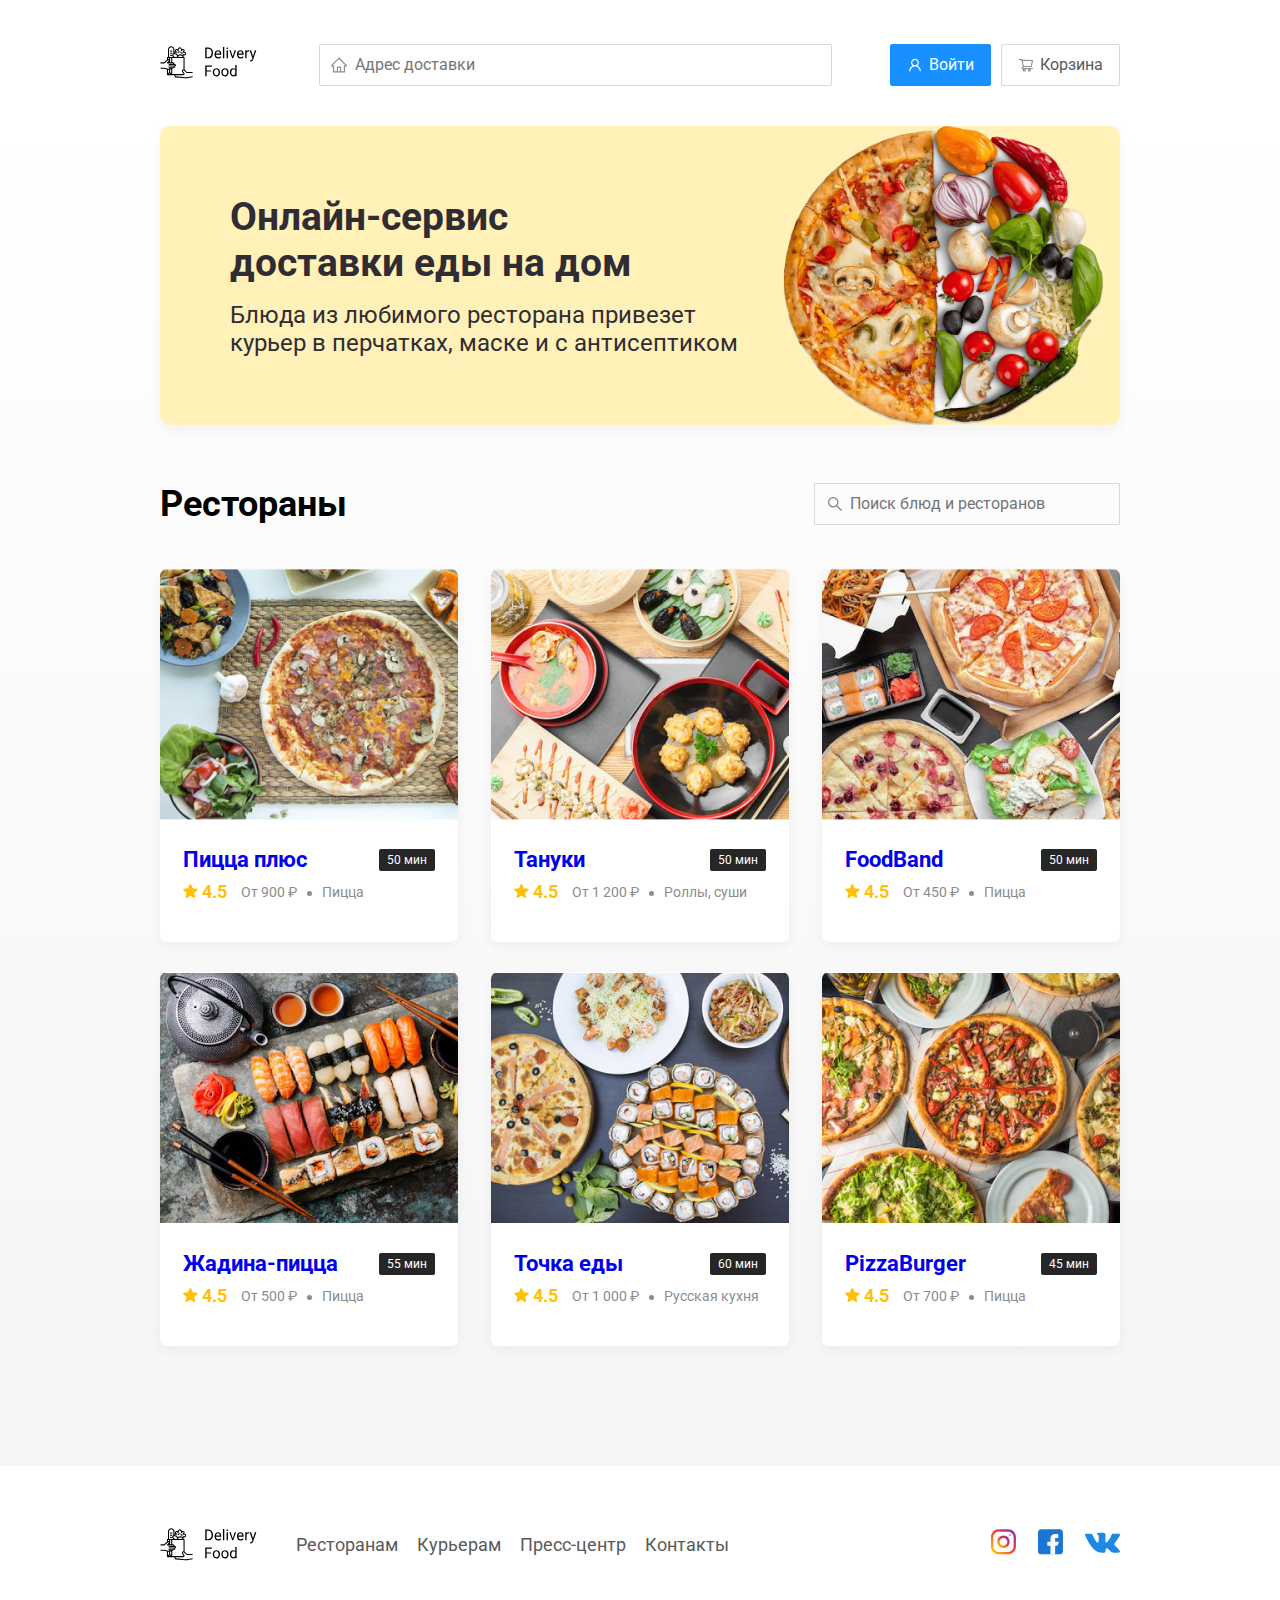
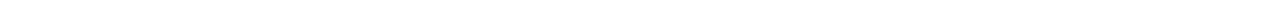
<file: index.html>
<!DOCTYPE html>
<html lang="ru">

  <head>
    <meta charset="UTF-8">
    <meta name="viewport" content="width=device-width, initial-scale=1.0">
    <title>Delivey Food - доставка еды на дом</title>
    <link href="https://fonts.googleapis.com/css?family=Roboto:400,700&display=swap" rel="stylesheet">
    <link rel="stylesheet" href="css/normalize.css">
    <link rel="stylesheet" href="css/style.css">
  </head>

  <body>
    <div class="container">
      <header class="header">
        <a href="index.html" class="logo">
          <img src="img/logo.svg" alt="Logo">
        </a>

        <input type="text" class="input input-address" placeholder="Адрес доставки">
        <div class="buttons">
          <button class="button button-primary button-primary__central">
            <img src="img/user.svg" alt="user" class="button-icon">
            <span class="button-text">Войти</span>
          </button>
          <button class="button">
            <img src="img/shop-cart.svg" alt="shop-cart" class="button-icon">
            <span class="button-text">Корзина</span>
          </button>
        </div>
      </header>
    </div>
    <!-- /.container -->

    <main class="main">
      <div class="container">
        <section class="promo">
          <h1 class="promo-title">Онлайн-сервис <br>доставки еды на дом</h1>
          <p class="promo-text">Блюда из любимого ресторана привезет курьер в перчатках, маске и с антисептиком</p>
        </section>

        <section class="restaurants">
          <div class="section-heading">
            <h1 class="section-title">Рестораны</h1>
            <input type="text" class="input input-search" placeholder="Поиск блюд и ресторанов">
          </div>
          <div class="cards">
            <a href="tanuki.html" class="card">
              <img src="img/image-1.jpg" alt="image" class="card-image">
              <div class="card-text">
                <div class="card-heading">
                  <h3 class="card-title">Пицца плюс</h3>
                  <span class="card-tag tag">50 мин</span>
                </div>
                <!-- /.card-heading -->
                <div class="card-info">
                  <div class="card-rating">
                    <img src="img/rating.svg" alt="rating" class="rating-star">
                    4.5
                  </div>
                  <div class="card-price">От 900 ₽</div>
                  <div class="card-category">Пицца</div>
                </div>
                <!-- /.card-info -->
              </div>
            </a>
            <!-- /.card -->

            <a href="tanuki.html" class="card">
              <img src="img/image-2.jpg" alt="image" class="card-image">
              <div class="card-text">
                <div class="card-heading">
                  <h3 class="card-title">Тануки</h3>
                  <span class="card-tag tag">50 мин</span>
                </div>
                <!-- /.card-heading -->
                <div class="card-info">
                  <div class="card-rating">
                    <img src="img/rating.svg" alt="rating" class="rating-star">
                    4.5
                  </div>
                  <div class="card-price">От 1 200 ₽</div>
                  <div class="card-category">Роллы, суши</div>
                </div>
                <!-- /.card-info -->
              </div>
            </a>
            <!-- /.card -->

            <a href="#" class="card">
              <img src="img/image-3.jpg" alt="image" class="card-image">
              <div class="card-text">
                <div class="card-heading">
                  <h3 class="card-title">FoodBand</h3>
                  <span class="card-tag tag">50 мин</span>
                </div>
                <!-- /.card-heading -->
                <div class="card-info">
                  <div class="card-rating">
                    <img src="img/rating.svg" alt="rating" class="rating-star">
                    4.5
                  </div>
                  <div class="card-price">От 450 ₽</div>
                  <div class="card-category">Пицца</div>
                </div>
                <!-- /.card-info -->
              </div>
            </a>
            <!-- /.card -->

            <a href="#" class="card">
              <img src="img/image-4.jpg" alt="image" class="card-image">
              <div class="card-text">
                <div class="card-heading">
                  <h3 class="card-title">Жадина-пицца</h3>
                  <span class="card-tag tag">55 мин</span>
                </div>
                <!-- /.card-heading -->
                <div class="card-info">
                  <div class="card-rating">
                    <img src="img/rating.svg" alt="rating" class="rating-star">
                    4.5
                  </div>
                  <div class="card-price">От 500 ₽</div>
                  <div class="card-category">Пицца</div>
                </div>
                <!-- /.card-info -->
              </div>
            </a>
            <!-- /.card -->

            <a href="#" class="card">
              <img src="img/image-5.jpg" alt="image" class="card-image">
              <div class="card-text">
                <div class="card-heading">
                  <h3 class="card-title">Точка еды</h3>
                  <span class="card-tag tag">60 мин</span>
                </div>
                <!-- /.card-heading -->
                <div class="card-info">
                  <div class="card-rating">
                    <img src="img/rating.svg" alt="rating" class="rating-star">
                    4.5
                  </div>
                  <div class="card-price">От 1 000 ₽</div>
                  <div class="card-category">Русская кухня</div>
                </div>
                <!-- /.card-info -->
              </div>
            </a>
            <!-- /.card -->

            <a href="#" class="card">
              <img src="img/image-6.jpg" alt="image" class="card-image">
              <div class="card-text">
                <div class="card-heading">
                  <h3 class="card-title">PizzaBurger</h3>
                  <span class="card-tag tag">45 мин</span>
                </div>
                <!-- /.card-heading -->
                <div class="card-info">
                  <div class="card-rating">
                    <img src="img/rating.svg" alt="rating" class="rating-star">
                    4.5
                  </div>
                  <div class="card-price">От 700 ₽</div>
                  <div class="card-category">Пицца</div>
                </div>
                <!-- /.card-info -->
              </div>
            </a>
            <!-- /.card -->

          </div>
          <!-- /.cards -->
        </section>
      </div>
      <!-- /.container -->
    </main>

    <footer class="footer">
      <div class="container">
        <div class="footer-block">
          <img src="img/logo.svg" alt="logo" class="logo footer-logo">
          <div class="footer-nav">
            <a href="#" class="footer-link">Ресторанам</a>
            <a href="#" class="footer-link">Курьерам</a>
            <a href="#" class="footer-link">Пресс-центр</a>
            <a href="#" class="footer-link">Контакты</a>
          </div>
          <div class="social-links">
            <a href="#" class="social-link"><img src="img/instagram.svg" alt="instagram"></a>
            <a href="#" class="social-link"><img src="img/facebook.svg" alt="facebook"></a>
            <a href="#" class="social-link"><img src="img/vk.svg" alt="vk"></a>
          </div>
        </div>
      </div>
    </footer>

  </body>

</html>
</file>
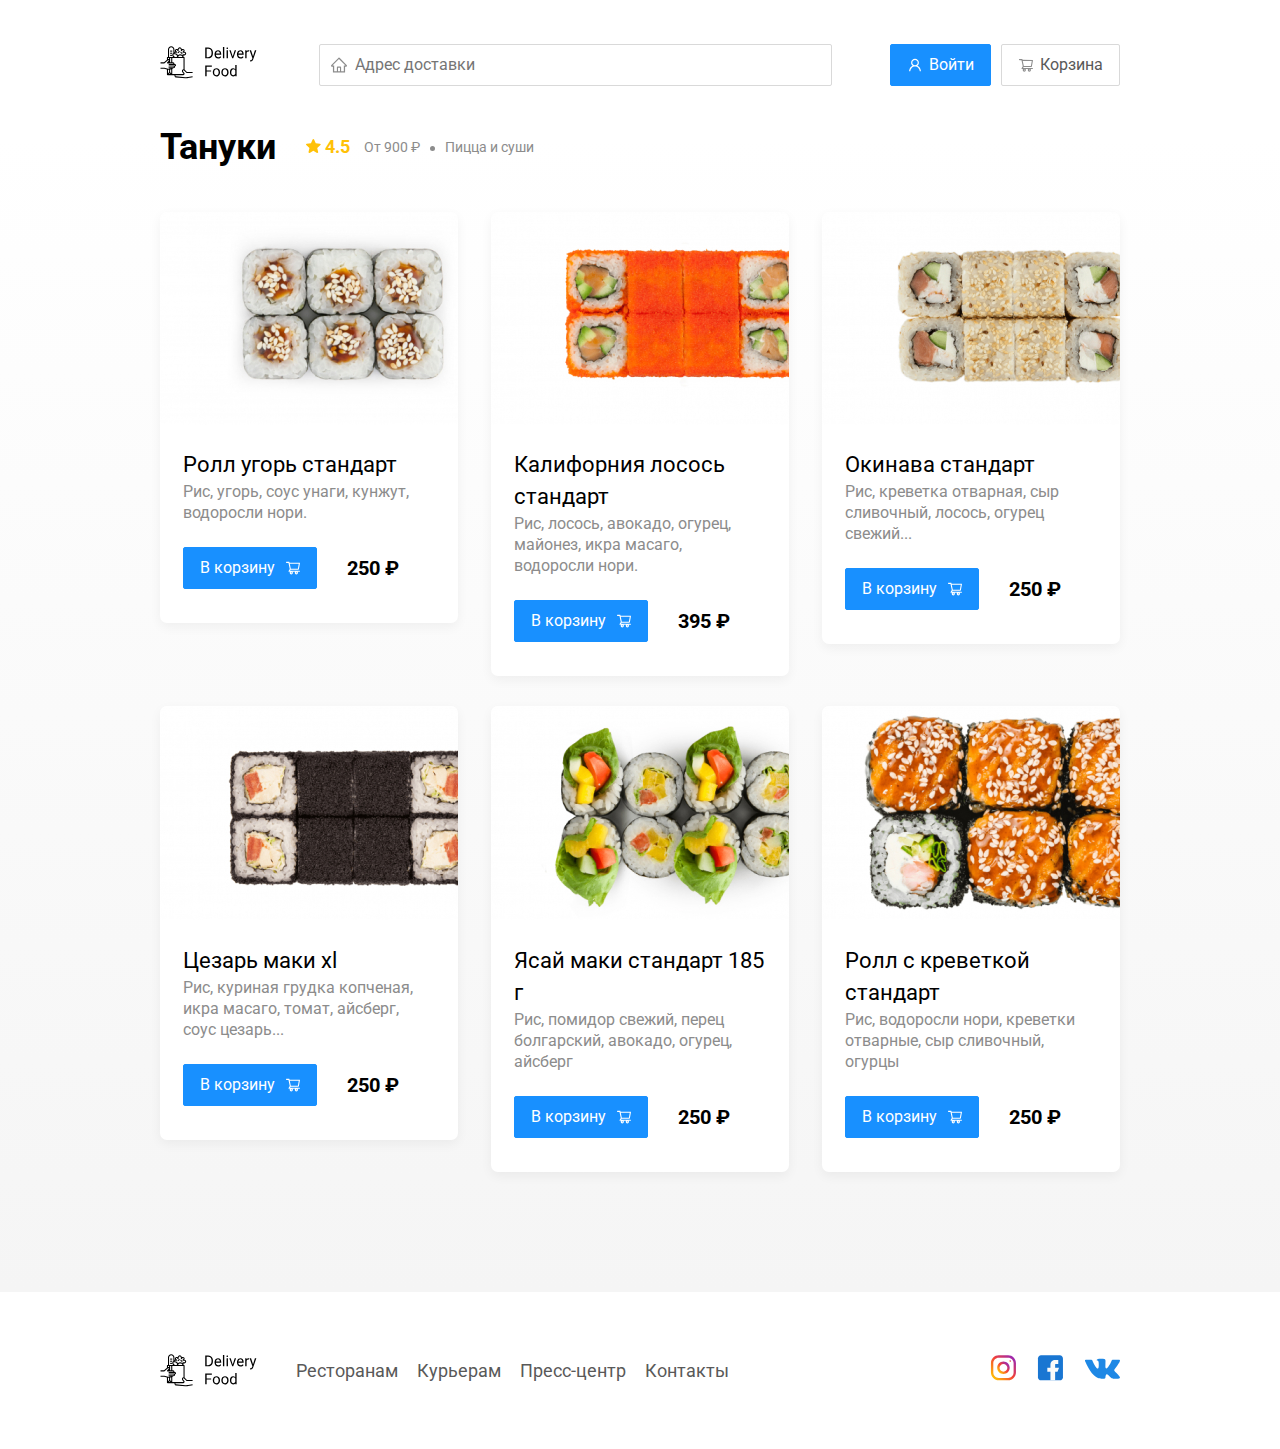
<file: tanuki.html>
<!DOCTYPE html>
<html lang="ru">

  <head>
    <meta charset="UTF-8">
    <meta name="viewport" content="width=device-width, initial-scale=1.0">
    <title>Тануки - доставка еды на дом</title>
    <link href="https://fonts.googleapis.com/css?family=Roboto:400,700&display=swap" rel="stylesheet">
    <link rel="stylesheet" href="css/normalize.css">
    <link rel="stylesheet" href="css/animate.css">
    <link rel="stylesheet" href="css/style.css">
  </head>

  <body>
    <div class="container">
      <header class="header">
        <a href="index.html" class="logo">
          <img src="img/logo.svg" alt="Logo">
        </a>
        <input type="text" class="input input-address" placeholder="Адрес доставки">
        <div class="buttons">
          <button class="button button-primary button-primary__central">
            <img src="img/user.svg" alt="user" class="button-icon">
            <span class="button-text">Войти</span>
          </button>
          <button class="button" id="card-button">
            <img src="img/shop-cart.svg" alt="shop-cart" class="button-icon">
            <span class="button-text">Корзина</span>
          </button>
        </div>
      </header>
    </div>
    <!-- /.container -->

    <main class="main">
      <div class="container">
        <!-- <section class="promo">
          <h1 class="promo-title">Онлайн-сервис <br>доставки еды на дом</h1>
          <p class="promo-text">Блюда из любимого ресторана привезет курьер в перчатках, маске и с антисептиком</p>
        </section> -->

        <section class="restaurants">
          <div class="section-heading">
            <h1 class="section-title">Тануки</h1>
            <div class="card-info card-info-rest">
              <div class="card-rating">
                <img src="img/rating.svg" alt="rating" class="rating-star">
                4.5
              </div>
              <div class="card-price">От 900 ₽</div>
              <div class="card-category">Пицца и суши</div>
            </div>
            <!-- /.card-info -->
          </div>
          <div class="cards">
            <div class="card WOW fadeInUp" data-wow-delay="0.2s">
              <img src="img/tanuki-image-1.jpg" alt="image" class="card-image">
              <div class="card-text">
                <div class="card-heading">
                  <h3 class="card-title card-title-reg">Ролл угорь стандарт</h3>
                </div>
                <!-- /.card-heading -->
                <div class="card-info">
                  <div class="ingredients">Рис, угорь, соус унаги, кунжут, водоросли нори.</div>
                </div>
                <!-- /.card-info -->
                <div class="card-buttons">
                  <button class="button button-primary">
                    <span class="button-card-text">В корзину</span>
                    <img src="img/shop-cart-white.svg" alt="shop-card" class="button-card-image">
                  </button>
                  <strong class="card-price-bold">250 ₽</strong>
                </div>
                <!-- /.card-buttons -->
              </div>
            </div>
            <!-- /.card -->

            <div class="card WOW fadeInUp" data-wow-delay="0.3s">
              <img src="img/tanuki-image-2.jpg" alt="image" class="card-image">
              <div class="card-text">
                <div class="card-heading">
                  <h3 class="card-title card-title-reg">Калифорния лосось стандарт</h3>
                </div>
                <!-- /.card-heading -->
                <div class="card-info">
                  <div class="ingredients">Рис, лосось, авокадо, огурец, майонез, икра масаго, водоросли нори.</div>
                </div>
                <!-- /.card-info -->
                <div class="card-buttons">
                  <button class="button button-primary">
                    <span class="button-card-text">В корзину</span>
                    <img src="img/shop-cart-white.svg" alt="shop-card" class="button-card-image">
                  </button>
                  <strong class="card-price-bold">395 ₽</strong>
                </div>
                <!-- /.card-buttons -->
              </div>
            </div>
            <!-- /.card -->

            <div class="card WOW fadeInUp" data-wow-delay="0.4s">
              <img src="img/tanuki-image-3.jpg" alt="image" class="card-image">
              <div class="card-text">
                <div class="card-heading">
                  <h3 class="card-title card-title-reg">Окинава стандарт</h3>
                </div>
                <!-- /.card-heading -->
                <div class="card-info">
                  <div class="ingredients"> Рис, креветка отварная, сыр сливочный, лосось, огурец свежий...</div>
                </div>
                <!-- /.card-info -->
                <div class="card-buttons">
                  <button class="button button-primary">
                    <span class="button-card-text">В корзину</span>
                    <img src="img/shop-cart-white.svg" alt="shop-card" class="button-card-image">
                  </button>
                  <strong class="card-price-bold">250 ₽</strong>
                </div>
                <!-- /.card-buttons -->
              </div>
            </div>
            <!-- /.card -->

            <div class="card WOW fadeInUp" data-wow-delay="0.5s">
              <img src="img/tanuki-image-4.jpg" alt="image" class="card-image">
              <div class="card-text">
                <div class="card-heading">
                  <h3 class="card-title card-title-reg">Цезарь маки хl</h3>
                </div>
                <!-- /.card-heading -->
                <div class="card-info">
                  <div class="ingredients">Рис, куриная грудка копченая, икра масаго, томат, айсберг, соус цезарь...
                  </div>
                </div>
                <!-- /.card-info -->
                <div class="card-buttons">
                  <button class="button button-primary">
                    <span class="button-card-text">В корзину</span>
                    <img src="img/shop-cart-white.svg" alt="shop-card" class="button-card-image">
                  </button>
                  <strong class="card-price-bold">250 ₽</strong>
                </div>
                <!-- /.card-buttons -->
              </div>
            </div>
            <!-- /.card -->

            <div class="card WOW fadeInUp" data-wow-delay="0.6s">
              <img src="img/tanuki-image-5.jpg" alt="image" class="card-image">
              <div class="card-text">
                <div class="card-heading">
                  <h3 class="card-title card-title-reg">Ясай маки стандарт 185 г</h3>
                </div>
                <!-- /.card-heading -->
                <div class="card-info">
                  <div class="ingredients">Рис, помидор свежий, перец болгарский, авокадо, огурец, айсберг</div>
                </div>
                <!-- /.card-info -->
                <div class="card-buttons">
                  <button class="button button-primary">
                    <span class="button-card-text">В корзину</span>
                    <img src="img/shop-cart-white.svg" alt="shop-card" class="button-card-image">
                  </button>
                  <strong class="card-price-bold">250 ₽</strong>
                </div>
                <!-- /.card-buttons -->
              </div>
            </div>
            <!-- /.card -->

            <div class="card WOW fadeInUp" data-wow-delay="0.7s">
              <img src="img/tanuki-image-6.jpg" alt="image" class="card-image">
              <div class="card-text">
                <div class="card-heading">
                  <h3 class="card-title card-title-reg">Ролл с креветкой стандарт</h3>
                </div>
                <!-- /.card-heading -->
                <div class="card-info">
                  <div class="ingredients">Рис, водоросли нори, креветки отварные, сыр сливочный, огурцы</div>
                </div>
                <!-- /.card-info -->
                <div class="card-buttons">
                  <button class="button button-primary">
                    <span class="button-card-text">В корзину</span>
                    <img src="img/shop-cart-white.svg" alt="shop-card" class="button-card-image">
                  </button>
                  <strong class="card-price-bold">250 ₽</strong>
                </div>
                <!-- /.card-buttons -->
              </div>
            </div>
            <!-- /.card -->

          </div>
          <!-- /.cards -->
        </section>
      </div>
      <!-- /.container -->
    </main>

    <footer class="footer">
      <div class="container">
        <div class="footer-block">
          <img src="img/logo.svg" alt="logo" class="logo footer-logo">
          <div class="footer-nav">
            <a href="#" class="footer-link">Ресторанам</a>
            <a href="#" class="footer-link">Курьерам</a>
            <a href="#" class="footer-link">Пресс-центр</a>
            <a href="#" class="footer-link">Контакты</a>
          </div>
          <div class="social-links">
            <a href="#" class="social-link"><img src="img/instagram.svg" alt="instagram"></a>
            <a href="#" class="social-link"><img src="img/facebook.svg" alt="facebook"></a>
            <a href="#" class="social-link"><img src="img/vk.svg" alt="vk"></a>
          </div>
        </div>
      </div>
    </footer>

    <div class="modal">
      <div class="modal-dialog">
        <div class="modal-header">
          <h3 class="modal-title">Корзина</h3>
          <button class="close">&times</button>
        </div>
        <!-- /.modal-header -->
        <div class="modal-body">
          <div class="food-row">
            <span class="food-name">Ролл угорь стандарт</span>
            <strong class="food-price">250 ₽</strong>
            <div class="food-counter">
              <button class="counter-button">-</button>
              <span class="counter">1</span>
              <button class="counter-button">+</button>
            </div>
          </div>
          <!-- /.food-row -->
          <div class="food-row">
            <span class="food-name">Ролл угорь стандарт</span>
            <strong class="food-price">250 ₽</strong>
            <div class="food-counter">
              <button class="counter-button">-</button>
              <span class="counter">1</span>
              <button class="counter-button">+</button>
            </div>
          </div>
          <!-- /.food-row -->
          <div class="food-row">
            <span class="food-name">Ролл угорь стандарт</span>
            <strong class="food-price">250 ₽</strong>
            <div class="food-counter">
              <button class="counter-button">-</button>
              <span class="counter">1</span>
              <button class="counter-button">+</button>
            </div>
          </div>
          <!-- /.food-row -->
          <div class="food-row">
            <span class="food-name">Ролл угорь стандарт</span>
            <strong class="food-price">250 ₽</strong>
            <div class="food-counter">
              <button class="counter-button">-</button>
              <span class="counter">1</span>
              <button class="counter-button">+</button>
            </div>
          </div>
          <!-- /.food-row -->
          <div class="food-row">
            <span class="food-name">Ролл угорь стандарт</span>
            <strong class="food-price">250 ₽</strong>
            <div class="food-counter">
              <button class="counter-button">-</button>
              <span class="counter">1</span>
              <button class="counter-button">+</button>
            </div>
          </div>
          <!-- /.food-row -->
        </div>
        <!-- /.modal-body -->
        <div class="modal-footer">
          <span class="modal-pricetag">1250 ₽</span>
          <div class="footer-buttons">
            <button class="button button-primary">Оформить заказ</button>
            <button class="button">Отмена</button>
          </div>
        </div>
        <!-- /.modal-footer -->
      </div>
    </div>

    <script src="js/wow.min.js"></script>
    <script src="js/main.js"></script>
  </body>

</html>
</file>
<file: css/style.css>
@charset "UTF-8";
* {
  -webkit-box-sizing: border-box;
          box-sizing: border-box;
}

body {
  font-family: 'Roboto', sans-serif;
  padding-top: 44px;
}

.container {
  max-width: 1200px;
  margin: 0 auto;
}

.header {
  display: -webkit-box;
  display: -ms-flexbox;
  display: flex;
  -webkit-box-align: center;
      -ms-flex-align: center;
          align-items: center;
  -webkit-box-pack: justify;
      -ms-flex-pack: justify;
          justify-content: space-between;
  margin-bottom: 40px;
}

.input {
  background: #FFFFFF;
  border: 1px solid #D9D9D9;
  border-radius: 2px;
  font-size: 16px;
  line-height: 24px;
  padding: 8px;
  padding-left: 35px;
}

.input-address {
  -webkit-box-flex: 0.8;
      -ms-flex: 0.8;
          flex: 0.8;
  background: url(../img/home.svg) left 11px center no-repeat;
}

.input-search {
  width: 306px;
  background: url(../img/search.svg) left 11px center no-repeat;
}

.buttons {
  display: -webkit-box;
  display: -ms-flexbox;
  display: flex;
  -webkit-box-align: center;
      -ms-flex-align: center;
          align-items: center;
}

.button {
  display: -webkit-box;
  display: -ms-flexbox;
  display: flex;
  -webkit-box-align: center;
      -ms-flex-align: center;
          align-items: center;
  padding: 8px 16px;
  background: #FFFFFF;
  border: 1px solid #D9D9D9;
  -webkit-box-sizing: border-box;
          box-sizing: border-box;
  -webkit-box-shadow: 0px 0px 2px rgba(0, 0, 0, 0.0015);
          box-shadow: 0px 0px 2px rgba(0, 0, 0, 0.0015);
  border-radius: 2px;
  color: #595959;
  font-size: 16px;
  line-height: 24px;
  cursor: pointer;
}

.button-primary {
  background: #1890FF;
  border: 1px solid #1890FF;
  border-radius: 2px;
  color: #FFFFFF;
}

.button-primary__central {
  margin-right: 10px;
}

.button-card-text {
  margin-right: 10px;
}

.button-icon {
  margin-right: 6px;
  vertical-align: middle;
}

.main {
  background: -webkit-gradient(linear, left top, left bottom, color-stop(1.04%, rgba(245, 245, 245, 0)), to(#F5F5F5));
  background: linear-gradient(180deg, rgba(245, 245, 245, 0) 1.04%, #F5F5F5 100%);
}

.promo {
  -webkit-box-shadow: 0px 7px 12px rgba(158, 158, 163, 0.1);
          box-shadow: 0px 7px 12px rgba(158, 158, 163, 0.1);
  background: #FFF1B8 url(../img/promo-image2.png) top -10px right 15px/540px no-repeat;
  border-radius: 10px;
  padding: 68px 70px;
  margin-bottom: 58px;
}

.promo-title {
  font-style: normal;
  font-weight: bold;
  font-size: 39px;
  line-height: 46px;
  color: #302C34;
  margin: 0;
}

.promo-text {
  max-width: 538px;
  font-style: normal;
  font-weight: normal;
  font-size: 24px;
  line-height: 28px;
  color: #302C34;
  margin: 0;
  padding-top: 15px;
}

.restaurants {
  padding: 0 0 90px 0;
}

.section-heading {
  display: -webkit-box;
  display: -ms-flexbox;
  display: flex;
  -webkit-box-align: center;
      -ms-flex-align: center;
          align-items: center;
  -webkit-box-pack: justify;
      -ms-flex-pack: justify;
          justify-content: space-between;
  margin-bottom: 44px;
}

.section-title {
  font-style: normal;
  font-weight: bold;
  font-size: 36px;
  line-height: 42px;
  color: #000000;
  margin: 0;
}

.cards {
  display: -webkit-box;
  display: -ms-flexbox;
  display: flex;
  -webkit-box-align: start;
      -ms-flex-align: start;
          align-items: flex-start;
  -ms-flex-wrap: wrap;
      flex-wrap: wrap;
  -webkit-box-pack: justify;
      -ms-flex-pack: justify;
          justify-content: space-between;
}

.card {
  background: #FFFFFF;
  -webkit-box-shadow: 0px 4px 12px rgba(0, 0, 0, 0.05);
          box-shadow: 0px 4px 12px rgba(0, 0, 0, 0.05);
  border-radius: 7px;
  overflow: hidden;
  margin-bottom: 30px;
  -ms-flex-preferred-size: 31%;
      flex-basis: 31%;
  text-decoration: none;
}

.card-item {
  width: 384px;
  height: 250px;
  -o-object-fit: cover;
     object-fit: cover;
}

.card-text {
  padding: 20px 23px 34px 23px;
}

.card-heading {
  display: -webkit-box;
  display: -ms-flexbox;
  display: flex;
  -webkit-box-align: center;
      -ms-flex-align: center;
          align-items: center;
  -webkit-box-pack: justify;
      -ms-flex-pack: justify;
          justify-content: space-between;
}

.card-title {
  font-style: normal;
  font-weight: bold;
  font-size: 22px;
  line-height: 32px;
  margin: 0;
}

.card-title-reg {
  font-weight: 400;
}

.card-tag {
  font-style: normal;
  font-weight: normal;
  font-size: 12px;
  line-height: 20px;
  color: #ffffff;
  padding: 1px 8px;
  background: #262626;
  border-radius: 2px;
}

.card-info {
  display: -webkit-box;
  display: -ms-flexbox;
  display: flex;
  -webkit-box-align: center;
      -ms-flex-align: center;
          align-items: center;
}

.card-info-rest {
  margin: auto;
  margin-left: 30px;
}

.card .ingredients {
  font-size: 16px;
  line-height: 21px;
  color: #8C8C8C;
}

.card-buttons {
  display: -webkit-box;
  display: -ms-flexbox;
  display: flex;
  -webkit-box-align: center;
      -ms-flex-align: center;
          align-items: center;
  margin-top: 24px;
}

.card-price-bold {
  font-size: 20px;
  line-height: 32px;
  margin-left: 30px;
}

.card-rating {
  margin-right: 26px;
  font-style: normal;
  font-weight: bold;
  font-size: 18px;
  line-height: 32px;
  color: #FFC107;
}

.card-price, .card-category {
  font-style: normal;
  font-weight: normal;
  font-size: 18px;
  line-height: 32px;
  color: #8C8C8C;
}

.card-category {
  /* Добавляем многоточие */
  text-overflow: ellipsis;
  /* Обрезаем все, что не помещается в область */
  overflow: hidden;
  /* Запрещаем перенос строк */
  white-space: nowrap;
  max-width: 150px;
}

.card-price {
  margin-right: 10px;
}

.card-price:after {
  content: "";
  width: 5px;
  height: 5px;
  background: #8C8C8C;
  display: inline-block;
  vertical-align: middle;
  margin-left: 10px;
  border-radius: 50%;
}

.footer {
  padding: 60px 0;
}

.footer-block {
  display: -webkit-box;
  display: -ms-flexbox;
  display: flex;
  -webkit-box-align: center;
      -ms-flex-align: center;
          align-items: center;
  -webkit-box-pack: justify;
      -ms-flex-pack: justify;
          justify-content: space-between;
}

.footer-nav {
  margin-left: 35px;
  margin-right: auto;
}

.footer-link {
  display: inline-block;
  color: #595959;
  font-style: normal;
  font-weight: normal;
  font-size: 18px;
  line-height: 21px;
  text-decoration: none;
}

.footer-link:not(:last-child) {
  margin-right: 15px;
}

.footer .social-links {
  display: -webkit-box;
  display: -ms-flexbox;
  display: flex;
  -webkit-box-align: center;
      -ms-flex-align: center;
          align-items: center;
}

.footer .social-link:not(:last-child) {
  margin-right: 21px;
}

.modal {
  position: fixed;
  left: 0;
  top: 0;
  width: 100%;
  height: 100%;
  background: rgba(0, 0, 0, 0.4);
  display: none;
}

.modal .is-open {
  display: -webkit-box;
  display: -ms-flexbox;
  display: flex;
}

.modal-dialog {
  max-width: 780px;
  width: 95%;
  background: #FFFFFF;
  border-radius: 5px;
  margin: auto;
  padding: 40px 45px;
}

.modal-header {
  display: -webkit-box;
  display: -ms-flexbox;
  display: flex;
  -webkit-box-align: center;
      -ms-flex-align: center;
          align-items: center;
  -webkit-box-pack: justify;
      -ms-flex-pack: justify;
          justify-content: space-between;
  margin-bottom: 45px;
}

.modal .close {
  font-size: 36px;
  border: none;
  background-color: transparent;
}

.modal-title {
  margin: 0;
  font-weight: bold;
  font-size: 36px;
  line-height: 42px;
}

.modal-body {
  margin-bottom: 52px;
}

.modal .food-row {
  display: -webkit-box;
  display: -ms-flexbox;
  display: flex;
  -webkit-box-align: start;
      -ms-flex-align: start;
          align-items: flex-start;
  -webkit-box-pack: justify;
      -ms-flex-pack: justify;
          justify-content: space-between;
  padding-bottom: 8px;
  border-bottom: 1px solid #D9D9D9;
  margin-bottom: 15px;
}

.modal .food-name {
  font-weight: normal;
  font-size: 18px;
  line-height: 32px;
}

.modal .food-price {
  margin-left: auto;
  margin-right: 45px;
  font-style: normal;
  font-weight: bold;
  font-size: 20px;
  line-height: 32px;
}

.modal .food-counter {
  display: -webkit-box;
  display: -ms-flexbox;
  display: flex;
  -webkit-box-align: center;
      -ms-flex-align: center;
          align-items: center;
}

.modal .counter {
  font-size: 16px;
  line-height: 24px;
  margin-left: 10px;
  margin-right: 10px;
}

.modal .counter-button {
  display: -webkit-box;
  display: -ms-flexbox;
  display: flex;
  -webkit-box-align: start;
      -ms-flex-align: start;
          align-items: flex-start;
  -webkit-box-pack: center;
      -ms-flex-pack: center;
          justify-content: center;
  width: 39px;
  height: 32px;
  background: #FFFFFF;
  border: 1px solid #40A9FF;
  -webkit-box-sizing: border-box;
          box-sizing: border-box;
  border-radius: 2px;
  font-weight: normal;
  font-size: 18px;
  line-height: 32px;
  color: #40A9FF;
}

.modal-footer {
  display: -webkit-box;
  display: -ms-flexbox;
  display: flex;
  -webkit-box-align: center;
      -ms-flex-align: center;
          align-items: center;
  -webkit-box-pack: justify;
      -ms-flex-pack: justify;
          justify-content: space-between;
}

.modal .footer-buttons {
  display: -webkit-box;
  display: -ms-flexbox;
  display: flex;
  -webkit-box-align: center;
      -ms-flex-align: center;
          align-items: center;
}

.modal-pricetag {
  background: #262626;
  border-radius: 5px;
  padding: 15px 20px;
  font-style: normal;
  font-weight: bold;
  font-size: 20px;
  line-height: 23px;
  color: #FAFAFA;
}

@media (max-width: 1366px) {
  .container {
    max-width: 960px;
  }
  .promo {
    background-size: 325px;
  }
  .card-rating {
    margin-right: 14px;
  }
  .card-price,
  .card-category {
    font-size: 14px;
  }
}

@media (max-width: 992px) {
  .container {
    max-width: 760px;
  }
  .restaurants {
    padding: 0;
  }
  .promo {
    padding: 50px;
    background-size: 200px;
    background-position: center right 10px;
  }
  .promo-text {
    font-size: 18px;
    max-width: 400px;
  }
  .card {
    -ms-flex-preferred-size: 49%;
        flex-basis: 49%;
  }
  .footer-link {
    font-size: 16px;
  }
}

@media (max-width: 768px) {
  .container {
    width: 95%;
  }
  .input-address {
    margin-right: 5px;
  }
  .promo {
    background-size: 150px;
    background-position: top 8px right 8px;
  }
  .promo-title {
    font-size: 24px;
    line-height: 1.4;
  }
  .card-title {
    font-size: 18px;
  }
  .card-info {
    -ms-flex-wrap: wrap;
        flex-wrap: wrap;
  }
}

@media (max-width: 578px) {
  .container {
    width: 90%;
  }
  .header {
    -ms-flex-wrap: wrap;
        flex-wrap: wrap;
  }
  .input-address {
    margin-right: 0;
    margin-top: 15px;
    -webkit-box-ordinal-group: 6;
        -ms-flex-order: 5;
            order: 5;
    -webkit-box-flex: 1;
        -ms-flex: 1;
            flex: 1;
  }
  .promo {
    background-size: 100px;
  }
  .promo .section-title {
    font-size: 20px;
  }
  .promo-text {
    padding-top: 10px;
  }
  .card {
    -ms-flex-preferred-size: 100%;
        flex-basis: 100%;
  }
  .card-image {
    width: 100%;
  }
  .footer {
    padding: 30px;
  }
  .footer-block {
    -webkit-box-align: start;
        -ms-flex-align: start;
            align-items: flex-start;
  }
  .footer-logo {
    margin-right: 15px;
    -webkit-box-ordinal-group: 2;
        -ms-flex-order: 1;
            order: 1;
  }
  .footer-nav {
    display: -webkit-box;
    display: -ms-flexbox;
    display: flex;
    -webkit-box-orient: vertical;
    -webkit-box-direction: normal;
        -ms-flex-direction: column;
            flex-direction: column;
    margin: 0;
    -webkit-box-ordinal-group: 1;
        -ms-flex-order: 0;
            order: 0;
  }
  .footer .social-links {
    -webkit-box-ordinal-group: 3;
        -ms-flex-order: 2;
            order: 2;
  }
}

@media (max-width: 480px) {
  .button-text {
    display: none;
  }
  .button-icon {
    margin: 0;
  }
  .section-heading {
    -ms-flex-wrap: wrap;
        flex-wrap: wrap;
  }
  .promo {
    background: #FFF1B8;
    padding: 20px;
  }
  .footer-block {
    display: -webkit-box;
    display: -ms-flexbox;
    display: flex;
    -webkit-box-orient: vertical;
    -webkit-box-direction: normal;
        -ms-flex-direction: column;
            flex-direction: column;
    -webkit-box-align: center;
        -ms-flex-align: center;
            align-items: center;
  }
  .footer-logo {
    -webkit-box-ordinal-group: 1;
        -ms-flex-order: 0;
            order: 0;
    margin: 0;
    margin-bottom: 20px;
  }
  .footer-nav {
    margin-bottom: 20px;
    text-align: center;
  }
  .footer-link:not(:last-child) {
    margin-right: 0;
  }
}
/*# sourceMappingURL=style.css.map */
</file>
